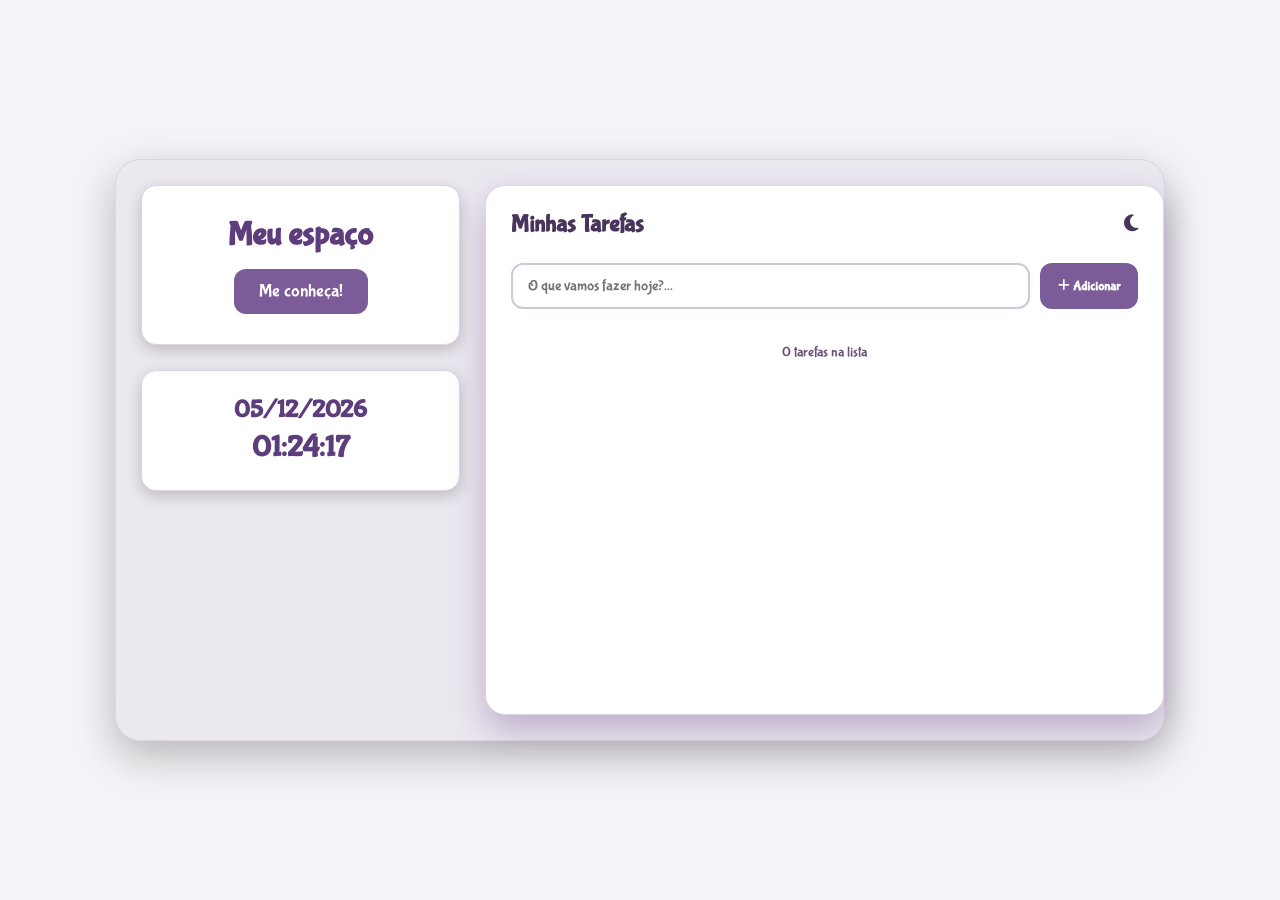
<file: index.html>
<!DOCTYPE html>
<html lang="pt-br">

<head>
    <meta charset="UTF-8">
    <meta name="viewport" content="width=device-width, initial-scale=1.0">

    <title>Meu painel de tarefas</title>

    <link rel="stylesheet" href="style.css">

    <link href="https://fonts.googleapis.com/css2?family=Bubblegum+Sans&display=swap" rel="stylesheet">

    <link rel="stylesheet" href="https://cdnjs.cloudflare.com/ajax/libs/font-awesome/6.4.0/css/all.min.css">
</head>

<body>

    <body>

        <div class="glitter"></div>
        
        <div class="painel-principal">
    
            
            <div class="lado-esquerdo">
    
                
                <div class="caixa-nova-pagina">
    
                    <h2>Meu espaço</h2>
    
                    <button onclick="window.location.href='outra-pagina.html'">
                        Me conheça!
                    </button>
    
                </div>
    
    
                
                <div class="data-hora">
    
                    <div id="data"></div>
    
                    <div id="hora"></div>
    
                </div>
    
            </div>
    
    
            
            <div class="cartao-aplicacao">
    
                <header class="cabecalho-aplicacao">
    
                    <h1>Minhas Tarefas</h1>
    
                    <button
                        class="botao-icone"
                        id="botao-alternar-tema"
                    >
                        <i class="fa-solid fa-moon"></i>
                    </button>
    
                </header>
    
    
               
                <div class="caixa-entrada">
    
                    <input
                        type="text"
                        id="campo-tarefa"
                        placeholder="O que vamos fazer hoje?..."
                        maxlength="40"
                    >
    
                    <button
                        class="botao-principal"
                        id="botao-adicionar"
                    >
                        <i class="fa-solid fa-plus"></i>
                        Adicionar
                    </button>
    
                </div>
    
    
               
                <ul
                    class="lista-tarefas"
                    id="lista-tarefas"
                >
                    
                </ul>
    
    
                
                <footer class="rodape-aplicacao">
    
                    <span id="contador-tarefas">
                        0 tarefas na lista
                    </span>
    
                </footer>
    
            </div>
    
        </div>
    
    
        <script src="script.js"></script>
    
    
        <!-- RELÓGIO -->
        <script>
    
            function atualizarDataHora() {
    
                const agora = new Date();
    
                const data = agora.toLocaleDateString("pt-BR");
    
                const hora = agora.toLocaleTimeString(
                    "pt-BR",
                    {
                        hour: "2-digit",
                        minute: "2-digit",
                        second: "2-digit"
                    }
                );
    
                document.getElementById("data").textContent = data;
    
                document.getElementById("hora").textContent = hora;
    
            }
    
    
            atualizarDataHora();
    
            setInterval(atualizarDataHora, 1000);
    
        </script>
    
    </body>
    
</body>

</html>
</file>
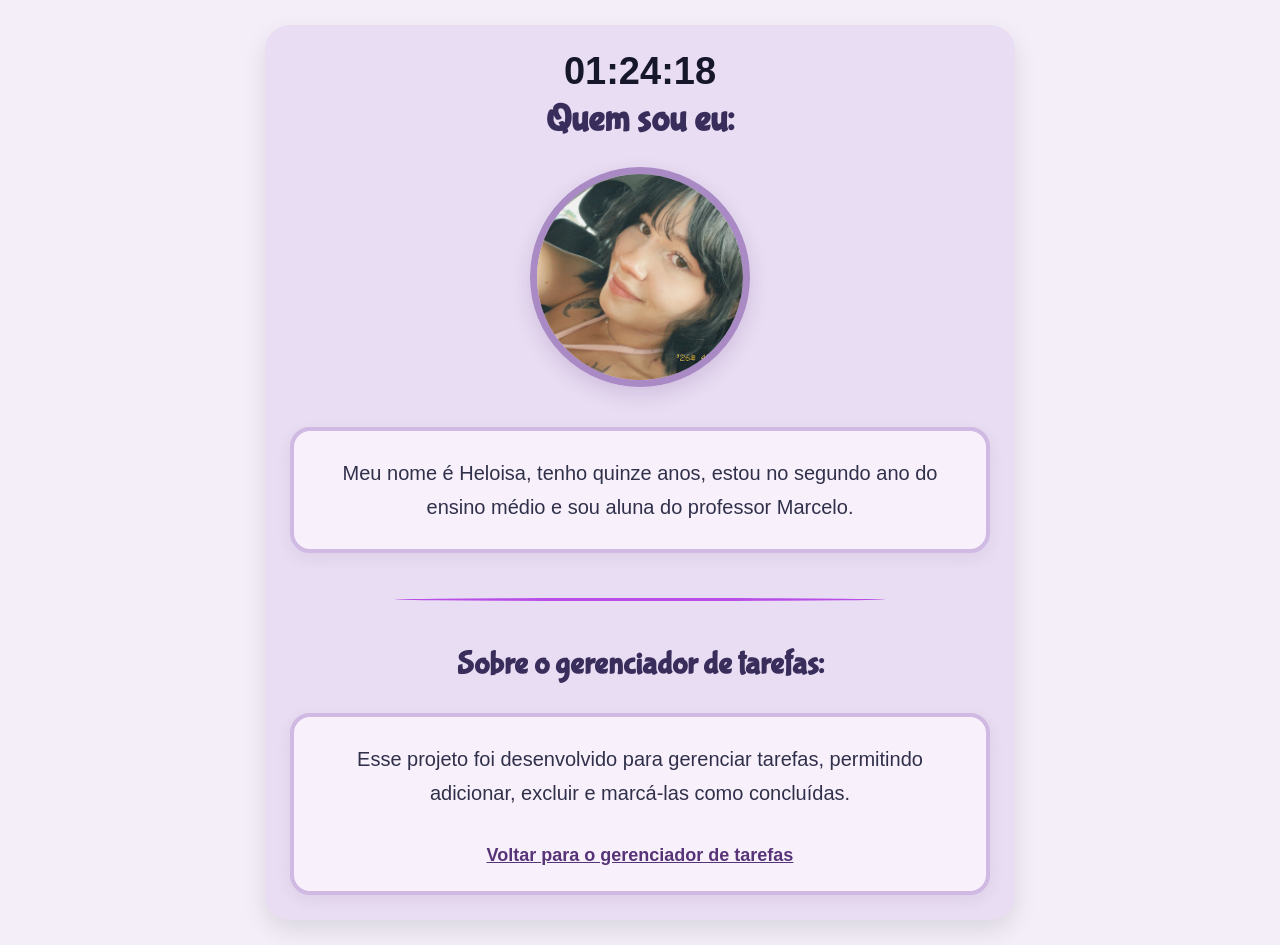
<file: outra-pagina.html>
<!DOCTYPE html>
<html lang="pt-br">
<head>
    <meta charset="UTF-8">
    <meta name="viewport" content="width=device-width, initial-scale=1.0">
    <title>Quem eu sou</title>
    <link rel="stylesheet" href="outra-pagina.css">
    <link href="https://fonts.googleapis.com/css2?family=Bubblegum+Sans&display=swap" rel="stylesheet">
</head>
<body>
    <div class="glitter"></div>
    <main class="pagina">
        <div id="relogio"></div>
        <div class="glitter"></div>
        <section class="secao">
          <h1>Quem sou eu:</h1>
            <img
                src="minhafoto.jpg"
                alt="Minha foto"
                class="foto-perfil"
            >
            <div class="caixa-texto">
                <p>
                    Meu nome é Heloisa, tenho quinze anos, estou no segundo ano do ensino médio e sou aluna do professor Marcelo.
                </p>
            </div>
        </section>
        <div class="linha"></div>

        <section class="secao">

            <h2>
                Sobre o gerenciador de tarefas:
            </h2>


            <div class="caixa-texto">
                <p>
                    Esse projeto foi desenvolvido para gerenciar tarefas, permitindo adicionar, excluir e marcá-las como concluídas.
                </p>
                <a href="index.html">
                    Voltar para o gerenciador de tarefas
                </a>
            </div>
        </section>
    </main>
    <script>
        function atualizarRelogio() {
            const agora = new Date();
            const hora = agora.toLocaleTimeString(
                "pt-BR",
                {
                    hour: "2-digit",
                    minute: "2-digit",
                    second: "2-digit"
                }
            );
            document.getElementById("relogio").textContent = hora;
        }
        atualizarRelogio();
        setInterval(atualizarRelogio, 1000);
    </script>
</body>
</html>
</file>
<file: style.css>
:root {
    --gradiente-fundo: linear-gradient(135deg, #CFB7E5, #DBB2FF);
    --fundo-cartao: rgba(255, 255, 255, 0.45);
    --cor-texto: #5E3D7C;
    --cor-primaria: #8C5FB3;
    --cor-primaria-destaque: #6E3D99;
    --cor-secundaria: #A042F4;
    --cor-perigo: #A75DE8;
    --cor-concluida: #B08CCF;
    --cor-concluido: #815F9F;
    --cor-borda: rgba(255, 255, 255, 0.55);
}


body.modo-escuro {
    --fundo-cartao: rgba(31, 15, 45, 0.85);

    --cor-texto: #DCBDF7;

    --cor-primaria: #A165D6;

    --cor-primaria-destaque: #8142B8;

    --cor-secundaria: #B766FF;

    --cor-perigo: #C078FF;

    --cor-concluida: #C39BE6;

    --cor-concluido: #C39BE6;

    --cor-borda: rgba(220, 189, 247, 0.45);


    background-image:
        linear-gradient(
            90deg,
            rgba(135, 0, 255, 0.40),
            rgba(135, 0, 255, 0.40),
            rgba(135, 0, 255, 0.40),
            rgba(135, 0, 255, 0.40),
            rgba(135, 0, 255, 0.40),
            rgba(135, 0, 255, 0.40),
            rgba(135, 0, 255, 0.40),
            rgba(135, 0, 255, 0.40),
            rgba(135, 0, 255, 0.40)
        ),
        url("./modoescurogif.gif");

    background-size: 200% 100%, cover;

    background-position: 0% center, center;

    background-repeat: no-repeat;

    background-attachment: fixed;
}




body.modo-escuro .cartao-aplicacao {
    background: rgba(31, 15, 45, 0.85);

    color: #FFFFFF;

    box-shadow:
        0 15px 35px rgba(0, 0, 0, 0.45);
}




body.modo-escuro input[type="text"] {
    background: rgba(255, 255, 255, 0.12);

    color: #FFFFFF;

    border-color: rgba(255, 255, 255, 0.55);
}


body.modo-escuro input[type="text"]::placeholder {
    color: rgba(255, 255, 255, 0.75);
}



* {
    box-sizing: border-box;

    margin: 0;

    padding: 0;

    font-family: 'Bubblegum Sans', cursive;

    transition: background 0.3s, color 0.3s;
}



body {
    min-height: 100vh;

    background-image:
        linear-gradient(
            90deg,
            rgba(135, 0, 255, 0.40),
            rgba(135, 0, 255, 0.40),
            rgba(135, 0, 255, 0.40),
            rgba(135, 0, 255, 0.40),
            rgba(135, 0, 255, 0.40),
            rgba(135, 0, 255, 0.40),
            rgba(135, 0, 255, 0.40),
            rgba(135, 0, 255, 0.40),
            rgba(135, 0, 255, 0.40)
        ),
        url("./modoclaro.gif.gif");

    background-size: 200% 100%, cover;

    background-position: 0% center, center;

    background-repeat: no-repeat;

    background-attachment: fixed;

    animation: aguaColorida 8s ease-in-out infinite alternate;

    display: flex;

    justify-content: center;

    align-items: center;

    padding: 20px;
}




.cartao-aplicacao {
    background: var(--fundo-cartao);

    color: var(--cor-texto);

    width: 100%;

    max-width: 700px;

    border-radius: 20px;

    padding: 30px;

    box-shadow: 0 15px 35px rgba(48, 0, 90, 0.25);

    position: relative;

    z-index: 2;
}



.cabecalho-aplicacao {
    display: flex;

    justify-content: space-between;

    align-items: center;

    margin-bottom: 25px;
}


.cabecalho-aplicacao h1 {
    font-size: 1.5rem;

    font-weight: 700;
}




.botao-icone {
    background: transparent;

    border: none;

    font-size: 1.2rem;

    color: var(--cor-texto);

    cursor: pointer;
}


.botao-icone:hover {
    transform: scale(1.15);
}



.data-hora {
    position: absolute;

    top: 70px;
    right: 100px;

    width: 280px;

    padding: 25px;

    background-color: rgba(255, 255, 255, 0.25);

    border-radius: 10px;

    box-shadow: 0 5px 15px rgba(0, 0, 0, 0.20);

    text-align: center;

    color: #5E3D7C;

    font-size: 30px;

    font-weight: bold;

    z-index: 2;
}




body.modo-escuro .data-hora {
    background-color: rgba(31, 15, 45, 0.82);

    color: #DCBDF7;

    box-shadow:
        0 8px 20px rgba(0, 0, 0, 0.45);
}

#data {
    margin-bottom: 5px;
}




#hora {
    font-size: 30px;
}



.caixa-entrada {
    display: flex;

    gap: 10px;

    margin-bottom: 20px;
}




input[type="text"] {
    flex: 1;

    padding: 12px 15px;

    border: 2px solid var(--cor-borda);

    border-radius: 12px;

    outline: none;

    font-size: 0.95rem;

    background: rgba(255, 255, 255, 0.25);

    color: var(--cor-texto);
}


input[type="text"]:focus {
    border-color: var(--cor-primaria);
}



.botao-principal {
    background: var(--cor-primaria);

    color: white;

    border: none;

    padding: 12px 18px;

    border-radius: 12px;

    font-weight: 600;

    cursor: pointer;

    transition: transform 0.1s, background 0.2s;
}


.botao-principal:hover {
    background: var(--cor-primaria-destaque);

    transform: translateY(-2px);
}




.lista-tarefas {
    list-style: none;

    max-height: 280px;

    overflow-y: auto;
}




.item-tarefa {
    display: flex;

    align-items: center;

    justify-content: space-between;

    padding: 12px;

    background: var(--cor-borda);

    border-radius: 10px;

    margin-bottom: 10px;

    animation: aparecer 0.3s ease;
}




.item-tarefa.concluido span {
    text-decoration: line-through;

    color: var(--cor-concluido);
}




.acoes-tarefa {
    display: flex;

    gap: 8px;
}


.botao-acao {
    background: none;

    border: none;

    cursor: pointer;

    font-size: 1rem;

    color: var(--cor-texto);
}


.botao-acao.excluir:hover {
    color: var(--cor-perigo);
}




.rodape-aplicacao {
    margin-top: 15px;

    font-size: 0.85rem;

    color: var(--cor-concluido);

    text-align: center;
}



@keyframes aparecer {

    from {
        opacity: 0;

        transform: translateY(10px);
    }

    to {
        opacity: 1;

        transform: translateY(0);
    }
}



@keyframes aguaColorida {

    0% {
        background-position: 0% center, center;
    }

    50% {
        background-position: 100% center, center;
    }

    100% {
        background-position: 0% center, center;
    }
}



body::after {
    content: "";

    position: fixed;

    inset: 0;

    pointer-events: none;

    z-index: 3;

    background-image:
        radial-gradient(
            circle at 10% 20%,
            rgba(255, 255, 255, 0.35) 0px,
            rgba(255, 255, 255, 0.18) 8px,
            transparent 10px
        ),

        radial-gradient(
            circle at 25% 70%,
            rgba(255, 255, 255, 0.30) 0px,
            rgba(255, 255, 255, 0.15) 12px,
            transparent 14px
        ),

        radial-gradient(
            circle at 45% 35%,
            rgba(255, 255, 255, 0.32) 0px,
            rgba(255, 255, 255, 0.15) 7px,
            transparent 9px
        ),

        radial-gradient(
            circle at 65% 80%,
            rgba(255, 255, 255, 0.28) 0px,
            rgba(255, 255, 255, 0.14) 15px,
            transparent 17px
        ),

        radial-gradient(
            circle at 85% 25%,
            rgba(255, 255, 255, 0.35) 0px,
            rgba(255, 255, 255, 0.15) 10px,
            transparent 12px
        );

    background-size:
        300px 300px,
        420px 420px,
        250px 250px,
        500px 500px,
        350px 350px;

    animation: bolhasMovendo 12s linear infinite;
}




@keyframes bolhasMovendo {

    0% {
        background-position:
            0 100%,
            100% 120%,
            30% 110%,
            70% 130%,
            90% 100%;
    }

    50% {
        background-position:
            15% 40%,
            80% 50%,
            45% 30%,
            60% 60%,
            75% 35%;
    }

    100% {
        background-position:
            30% -20%,
            60% -30%,
            60% -20%,
            50% -40%,
            50% -25%;
    }
}

@keyframes aguaColorida {

    0% {
        background-position: 0% center, center;
    }

    50% {
        background-position: 100% center, center;
    }

    100% {
        background-position: 0% center, center;
    }
}


.caixa-nova-pagina {
    position: absolute;

    top: 70px;
    left: 100px;

    width: 280px;

    padding: 25px;

    background-color: rgba(255, 255, 255, 0.25);

    border-radius: 10px;

    box-shadow: 0 5px 15px rgba(0, 0, 0, 0.20);

    text-align: center;

    color: #5E3D7C;

    font-size: 22px;

    font-weight: bold;

    z-index: 2;
}



.caixa-nova-pagina button {
    margin-top: 15px;

    padding: 12px 25px;

    border: none;

    border-radius: 12px;

    background: var(--cor-primaria);

    color: white;

    font-family: 'Bubblegum Sans', cursive;

    font-size: 18px;

    cursor: pointer;

    transition: 0.2s;
}


.caixa-nova-pagina button:hover {
    background: var(--cor-primaria-destaque);

    transform: translateY(-2px) scale(1.03);
}




body.modo-escuro .caixa-nova-pagina {
    background-color: rgba(31, 15, 45, 0.82);

    color: #DCBDF7;

    box-shadow:
        0 8px 20px rgba(0, 0, 0, 0.45);
}


body::before {
    content: "";

    position: fixed;
    inset: 0;

    border: 25px solid transparent;

    background: linear-gradient(
        90deg,
        #7B2CBF,
        #8E44AD,
        #C8A2E8,
        #9B72CF,
        #B69AE0,
        #6F42A6,
        #8A2BE2,
        #A64DCC,
        #7B2CBF
    ) border-box;

    -webkit-mask:
        linear-gradient(#FFFFFF 0 0) padding-box,
        linear-gradient(#FFFFFF 0 0);

    -webkit-mask-composite: xor;
    mask-composite: exclude;

    background-size: 300% 100%;

    animation: bordaSite 4s linear infinite;

    pointer-events: none;

    z-index: 9999;
}

@keyframes bordaSite {
    0% {
        background-position: 0% 50%;
    }

    100% {
        background-position: 300% 50%;
    }
}

.cartao-aplicacao,
.caixa-nova-pagina,
.data-hora {
    position: relative;
    z-index: 1;
}

.cartao-aplicacao::before,
.caixa-nova-pagina::before,
.data-hora::before {
    content: "";
    position: absolute;
    inset: -5px;

    border-radius: inherit;
    padding: 5px;

    background: linear-gradient(
        90deg,
        #7B2CBF,
        #8E44AD,
        #C8A2E8,
        #9B72CF,
        #B69AE0,
        #6F42A6,
        #8A2BE2,
        #A64DCC,
        #7B2CBF
    );

    background-size: 300% 100%;
    animation: bordaColorida 4s linear infinite;

    pointer-events: none;

    -webkit-mask:
        linear-gradient(#FFFFFF 0 0) content-box,
        linear-gradient(#FFFFFF 0 0);

    -webkit-mask-composite: xor;
    mask-composite: exclude;

    z-index: -1;
}

@keyframes bordaColorida {
    from {
        background-position: 0% 50%;
    }

    to {
        background-position: 300% 50%;
    }
}



.painel-principal {
    width: 100%;
    max-width: 1150px;
    min-height: 650px;

    display: grid;
    grid-template-columns: 32% 68%;

    gap: 25px;

    padding: 30px;

    background: rgba(255, 255, 255, 0.30);

    border-radius: 25px;

    box-shadow:
        0 15px 40px rgba(0, 0, 0, 0.25);

    position: relative;

    z-index: 2;
}


.lado-esquerdo {
    display: flex;

    flex-direction: column;

    justify-content: space-between;

    gap: 25px;

    min-height: 590px;
}




.painel-principal .caixa-nova-pagina {

    position: relative;

    top: auto;
    left: auto;

    width: 100%;

    padding: 30px 20px;

    background-color: rgba(255, 255, 255, 0.25);

    border-radius: 15px;

    box-shadow:
        0 5px 15px rgba(0, 0, 0, 0.20);

    text-align: center;

    color: #5E3D7C;

    font-size: 22px;

    font-weight: bold;

    z-index: 2;
}



.painel-principal .caixa-nova-pagina button {

    margin-top: 15px;

    padding: 12px 25px;

    border: none;

    border-radius: 12px;

    background: var(--cor-primaria);

    color: white;

    font-family: 'Bubblegum Sans', cursive;

    font-size: 18px;

    cursor: pointer;

    transition: 0.2s;
}


.painel-principal .caixa-nova-pagina button:hover {

    background: var(--cor-primaria-destaque);

    transform: translateY(-2px) scale(1.03);
}




.painel-principal .data-hora {

    position: relative;

    top: auto;
    right: auto;

    width: 100%;

    padding: 25px 15px;

    background-color: rgba(255, 255, 255, 0.25);

    border-radius: 15px;

    box-shadow:
        0 5px 15px rgba(0, 0, 0, 0.20);

    text-align: center;

    color: #5E3D7C;

    font-size: 25px;

    font-weight: bold;

    z-index: 2;
}




.painel-principal .cartao-aplicacao {

    width: 100%;

    max-width: none;

    min-height: 590px;

    margin: 0;

    padding: 30px;

    background: var(--fundo-cartao);

    border-radius: 20px;

    box-shadow:
        0 15px 35px rgba(48, 0, 90, 0.25);

    position: relative;

    z-index: 2;
}



body.modo-escuro .painel-principal {

    background: rgba(31, 15, 45, 0.35);
}


body.modo-escuro .painel-principal .caixa-nova-pagina,
body.modo-escuro .painel-principal .data-hora {

    background-color: rgba(31, 15, 45, 0.82);

    color: #DCBDF7;
}




@media (max-width: 850px) {

    .painel-principal {

        grid-template-columns: 1fr;

        max-width: 700px;
    }

    .lado-esquerdo {

        min-height: auto;

    }

    .painel-principal .cartao-aplicacao {

        min-height: auto;

    }
}


.lado-esquerdo {
    justify-content: flex-start;
    gap: 25px;
}

.painel-principal .data-hora {
    position: relative;
    top: auto;
    right: auto;
    width: 100%;
}


.painel-principal {
    background: linear-gradient(
        120deg,
        rgba(135, 0, 255, 0.25),
        rgba(135, 0, 255, 0.25),
        rgba(135, 0, 255, 0.25),
        rgba(135, 0, 255, 0.25),
        rgba(135, 0, 255, 0.25),
        rgba(135, 0, 255, 0.25),
        rgba(135, 0, 255, 0.25)
    );

    background-size: 400% 400%;

    animation: fundoPainel 10s ease infinite;
}

@keyframes fundoPainel {

    0% {
        background-position: 0% 50%;
    }

    50% {
        background-position: 100% 50%;
    }

    100% {
        background-position: 0% 50%;
    }

}



.painel-principal {
    max-width: 1050px;
    min-height: 580px;
    padding: 25px;
}

.painel-principal .cartao-aplicacao {
    min-height: 530px;
    padding: 25px;
}

.lado-esquerdo {
    min-height: 530px;
}

.glitter {
    position: fixed;
    inset: 0;
    pointer-events: none;
    z-index: 4;

    background-image:
        radial-gradient(circle, rgba(255, 255, 255, 0.9) 1px, transparent 1.5px),
        radial-gradient(circle, rgba(255, 255, 255, 0.7) 1px, transparent 1.5px),
        radial-gradient(circle, rgba(255, 255, 255, 0.8) 1.5px, transparent 2px),
        radial-gradient(circle, rgba(255, 255, 255, 0.6) 1px, transparent 1.5px);

    background-size:
        45px 45px,
        75px 75px,
        110px 110px,
        160px 160px;

    background-position:
        10px 20px,
        40px 60px,
        90px 10px,
        130px 100px;

    opacity: 0.6;

    animation: glitterMovendo 7s linear infinite;
}


.glitter::before {
    content: "✦       ✧            ✦          ✧       ✦          ✧";

    position: absolute;
    inset: 0;

    color: white;
    font-size: 22px;
    line-height: 100px;
    letter-spacing: 30px;

    text-shadow:
        0 0 4px white,
        0 0 10px white,
        0 0 18px white;

    opacity: 0.5;

    animation: estrelasGlitter 2s ease-in-out infinite alternate;
}


/* Movimento dos pontinhos */

@keyframes glitterMovendo {

    0% {
        background-position:
            10px 20px,
            40px 60px,
            90px 10px,
            130px 100px;

        opacity: 0.35;
    }

    50% {
        background-position:
            30px 50px,
            70px 20px,
            120px 80px,
            60px 140px;

        opacity: 0.75;
    }

    100% {
        background-position:
            10px 20px,
            40px 60px,
            90px 10px,
            130px 100px;

        opacity: 0.4;
    }
}


/* Brilhos maiores piscando */

@keyframes estrelasGlitter {

    0% {
        opacity: 0.15;
        transform: scale(0.9);
    }

    50% {
        opacity: 0.9;
        transform: scale(1.08);
    }

    100% {
        opacity: 0.25;
        transform: scale(0.95);
    }
}


/* ===== Visual simplificado: cores sólidas, sem animações ou bordas coloridas ===== */
:root {
    --gradiente-fundo: #F5F3F7;
    --fundo-cartao: #FFFFFF;
    --cor-texto: #49355B;
    --cor-primaria: #7C5B99;
    --cor-primaria-destaque: #654780;
    --cor-secundaria: #9C5AD6;
    --cor-perigo: #9053C6;
    --cor-concluida: #A38BB9;
    --cor-concluido: #69527E;
    --cor-borda: #DCD5E2;
}

body {
    background: #F5F3F7 !important;
    background-image: none !important;
    animation: none !important;
}

body.modo-escuro {
    --fundo-cartao: #2A2033;
    --cor-texto: #E9E4EE;
    --cor-primaria: #916FB0;
    --cor-primaria-destaque: #7C5B99;
    --cor-secundaria: #9C5AD6;
    --cor-perigo: #A56BD9;
    --cor-concluida: #A38BB9;
    --cor-concluido: #B19BC5;
    --cor-borda: #52465D;
    background: #1B1521 !important;
    background-image: none !important;
}

* {
    transition: none !important;
    animation: none !important;
}

body::before,
body::after,
.glitter,
.glitter::before,
.cartao-aplicacao::before,
.caixa-nova-pagina::before,
.data-hora::before {
    content: none !important;
    display: none !important;
    background: none !important;
    animation: none !important;
}

.painel-principal {
    background: #ECE8F0 !important;
    background-image: none !important;
    animation: none !important;
    border: 1px solid #DCD5E2;
}

.cartao-aplicacao,
.caixa-nova-pagina,
.data-hora {
    background: #FFFFFF !important;
    background-image: none !important;
    border: 1px solid #DCD5E2 !important;
}

.item-tarefa {
    background: #F0EDF3 !important;
    background-image: none !important;
    border: 1px solid #DCD5E2;
    animation: none !important;
}

input[type="text"] {
    background: #FFFFFF !important;
    border-color: #D0C7D8 !important;
}

.botao-principal,
.caixa-nova-pagina button,
.painel-principal .caixa-nova-pagina button {
    background: #7C5B99 !important;
    border: none !important;
    animation: none !important;
    transform: none !important;
}

.botao-principal:hover,
.caixa-nova-pagina button:hover,
.painel-principal .caixa-nova-pagina button:hover,
.botao-icone:hover {
    background: #654780 !important;
    transform: none !important;
}

body.modo-escuro .painel-principal {
    background: #231B2B !important;
    border-color: #52465D !important;
}

body.modo-escuro .cartao-aplicacao,
body.modo-escuro .caixa-nova-pagina,
body.modo-escuro .data-hora {
    background: #2A2033 !important;
    color: #E9E4EE !important;
    border-color: #52465D !important;
}

body.modo-escuro .item-tarefa {
    background: #34293E !important;
    border-color: #52465D !important;
}

body.modo-escuro input[type="text"] {
    background: #34293E !important;
    color: #E9E4EE !important;
    border-color: #52465D !important;
}

body.modo-escuro .botao-principal,
body.modo-escuro .caixa-nova-pagina button {
    background: #654780 !important;
}
</file>
<file: outra-pagina.css>
* {
    box-sizing: border-box;
}

body {
    margin: 0;
    min-height: 100vh;
    padding: 25px;
    font-family: "Bubblegum Sans", cursive;
    background: #F3EEF8;
    color: #30304a;
    display: flex;
    justify-content: center;
}

.pagina {
    width: 100%;
    max-width: 750px;
    padding: 25px;
    border-radius: 25px;
    background: #E8DDF2;
    box-shadow: 0 10px 25px rgba(0, 0, 0, 0.10);
    text-align: center;
}

#relogio {
    font-family: Arial, sans-serif;
    font-size: 38px;
    font-weight: bold;
    color: #17172b;
    margin-bottom: 5px;
}

h1 {
    font-family: "Bubblegum Sans", cursive;
    font-size: 38px;
    margin: 0 0 25px;
    color: #392d5c;
}

h2 {
    font-size: 32px;
    color: #392d5c;
    margin-bottom: 30px;
}

.foto-perfil {
    width: 220px;
    height: 220px;
    object-fit: cover;
    border-radius: 50%;
    border: 7px solid #A98AC4;
    box-shadow: 0 8px 20px rgba(80, 30, 120, 0.15);
    margin-bottom: 35px;
}

.caixa-texto {
    padding: 25px;
    border: 4px solid #D0B9E2;
    border-radius: 20px;
    background: #F8F1FC;
    box-shadow: 0 5px 15px rgba(100, 50, 120, 0.08);
}

.caixa-texto p {
    font-family: Arial, sans-serif;
    font-size: 20px;
    line-height: 1.7;
    margin: 0 0 15px;
}

.caixa-texto p:last-child {
    margin-bottom: 0;
}

.linha {
    width: 70%;
    height: 3px;
    margin: 45px auto;
    background: #B84DE8;
    border-radius: 50%;
}

.caixa-texto a {
    display: inline-block;
    margin-top: 20px;
    color: #563477;
    font-family: Arial, sans-serif;
    font-size: 18px;
    font-weight: bold;
    text-decoration: underline;
}

.caixa-texto a:hover {
    color: #A22ED1;
}

@media (max-width: 600px) {
    body {
        padding: 10px;
    }

    .pagina {
        padding: 20px 15px;
    }

    #relogio {
        font-size: 30px;
    }

    h1 {
        font-size: 30px;
    }

    h2 {
        font-size: 26px;
    }

    .foto-perfil {
        width: 180px;
        height: 180px;
    }

    .caixa-texto p {
        font-size: 17px;
    }
}

/* Remove bordas decorativas, bolhas e glitter */
body::before,
body::after,
.glitter,
.glitter::before {
    content: none !important;
    display: none !important;
    background: none !important;
}

/* Garante fundos sólidos e remove animações */
body,
.pagina,
.caixa-texto,
.linha {
    background-image: none !important;
    animation: none !important;
    backdrop-filter: none !important;
}
</file>
